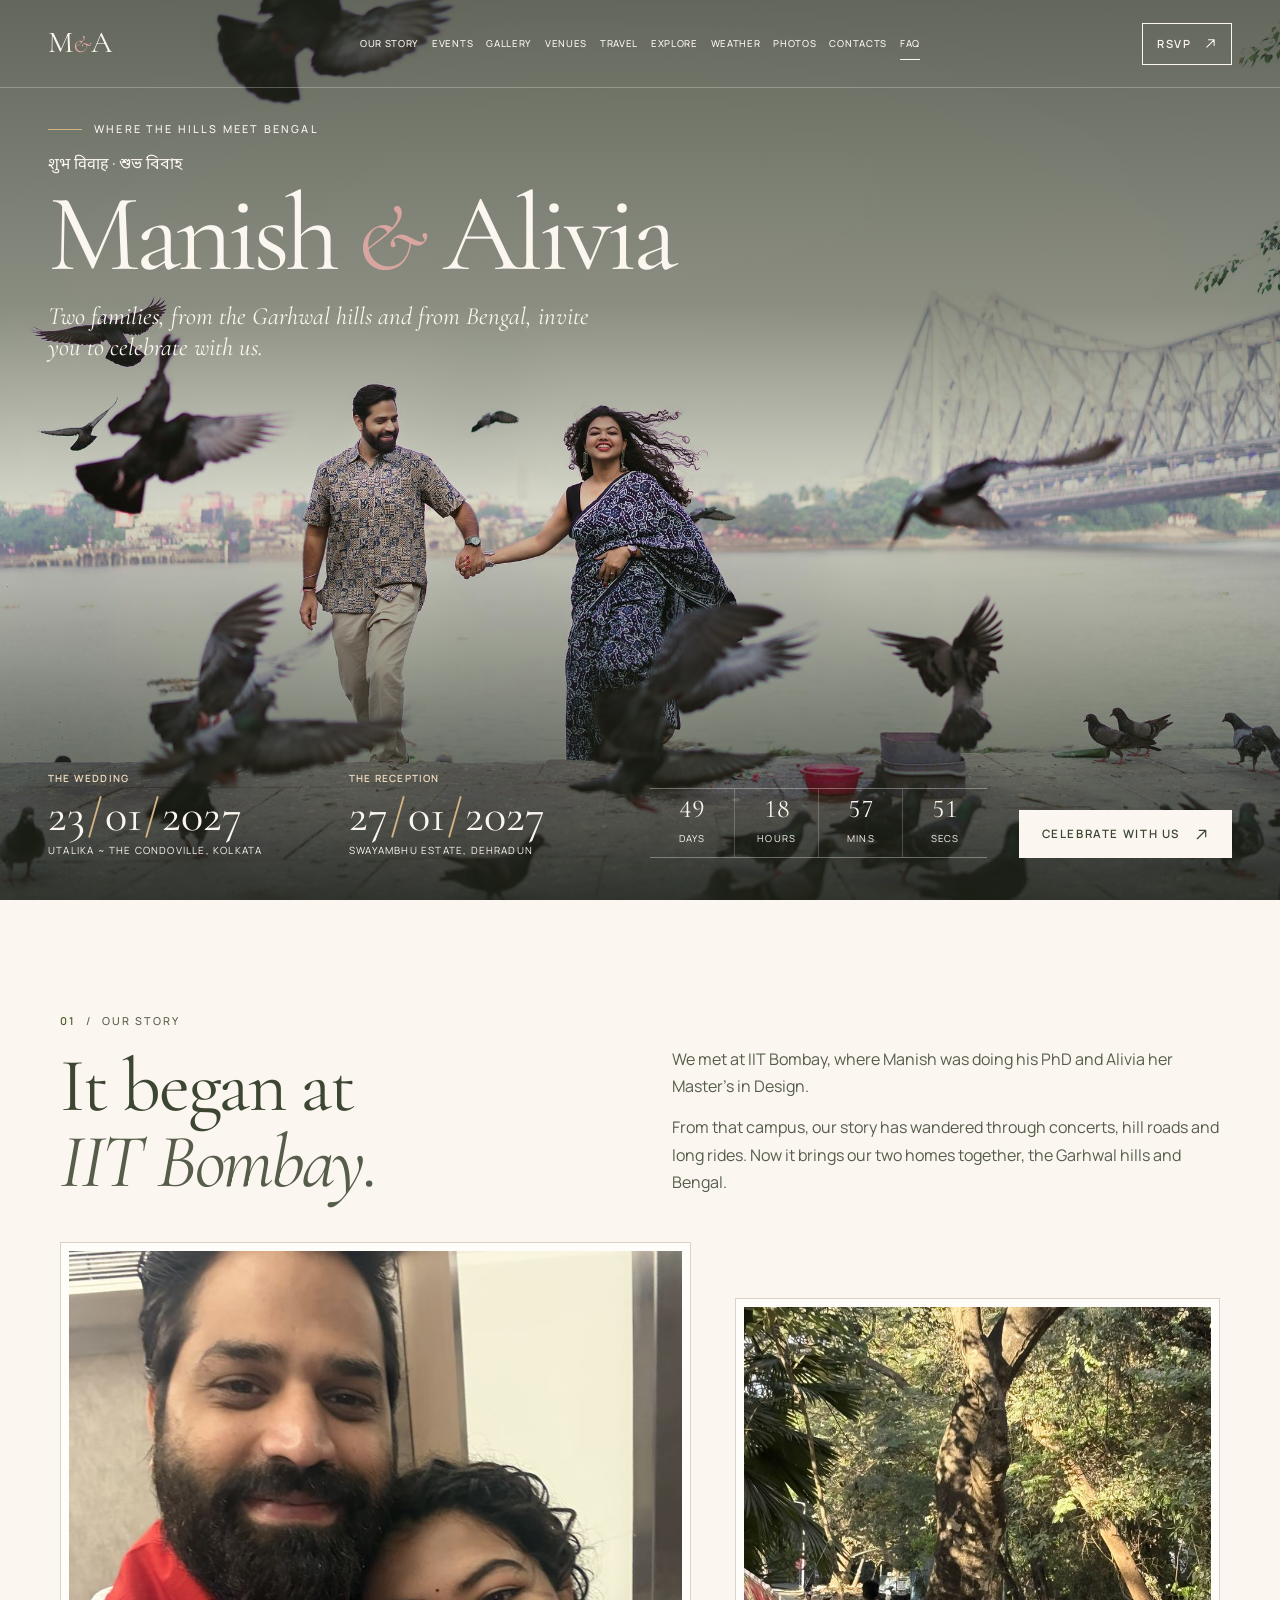
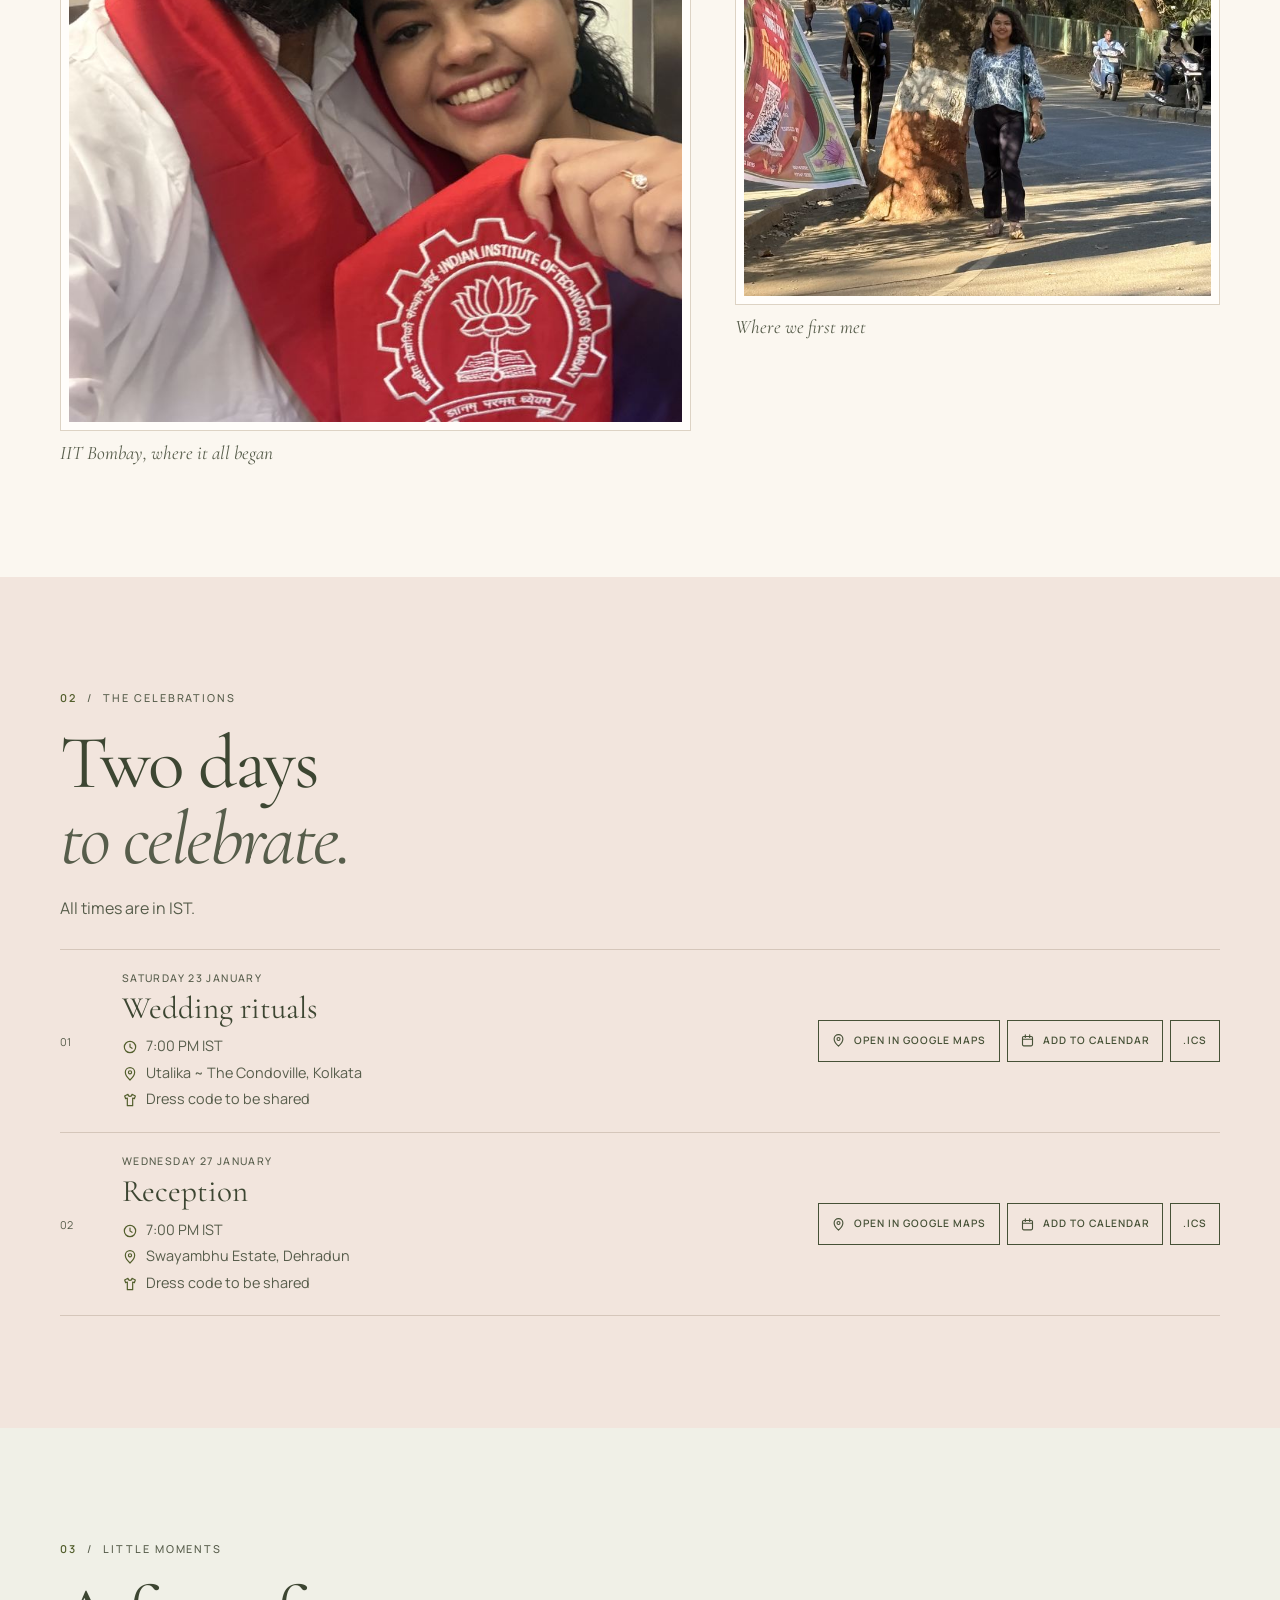
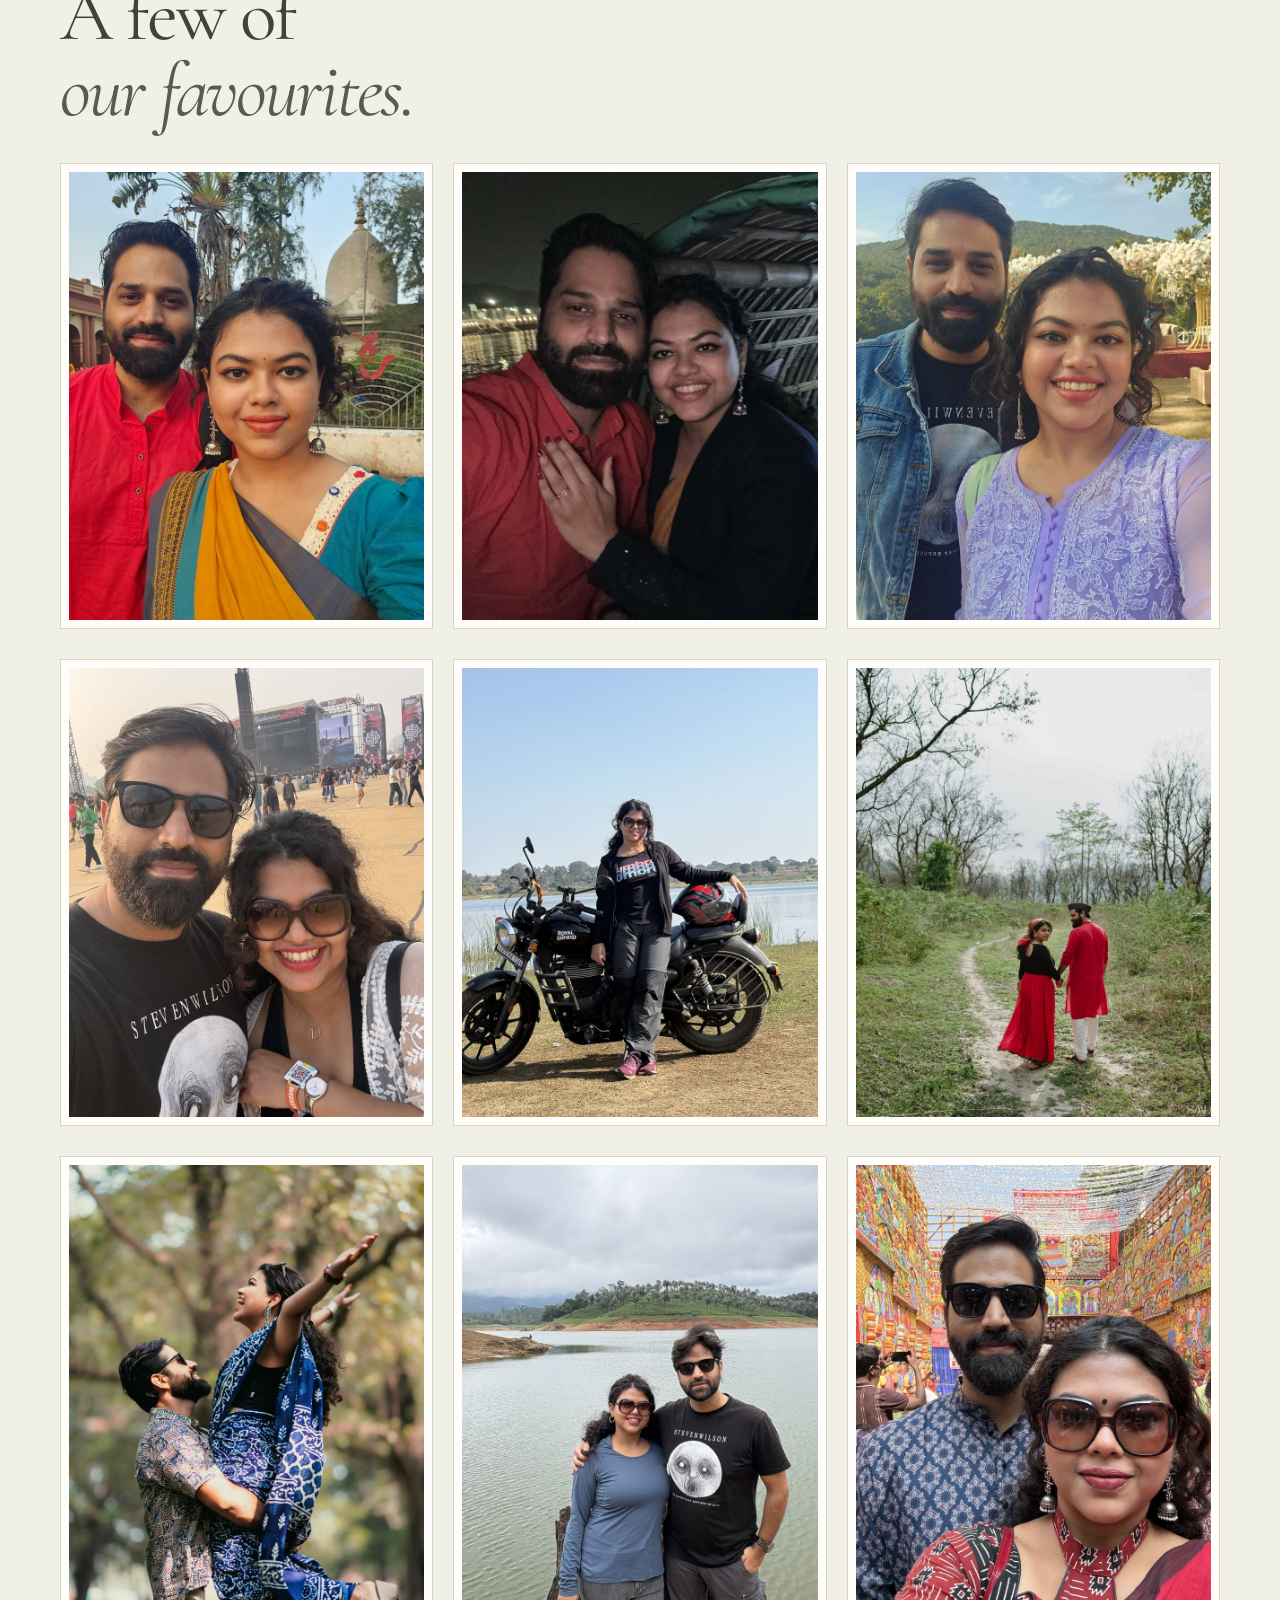
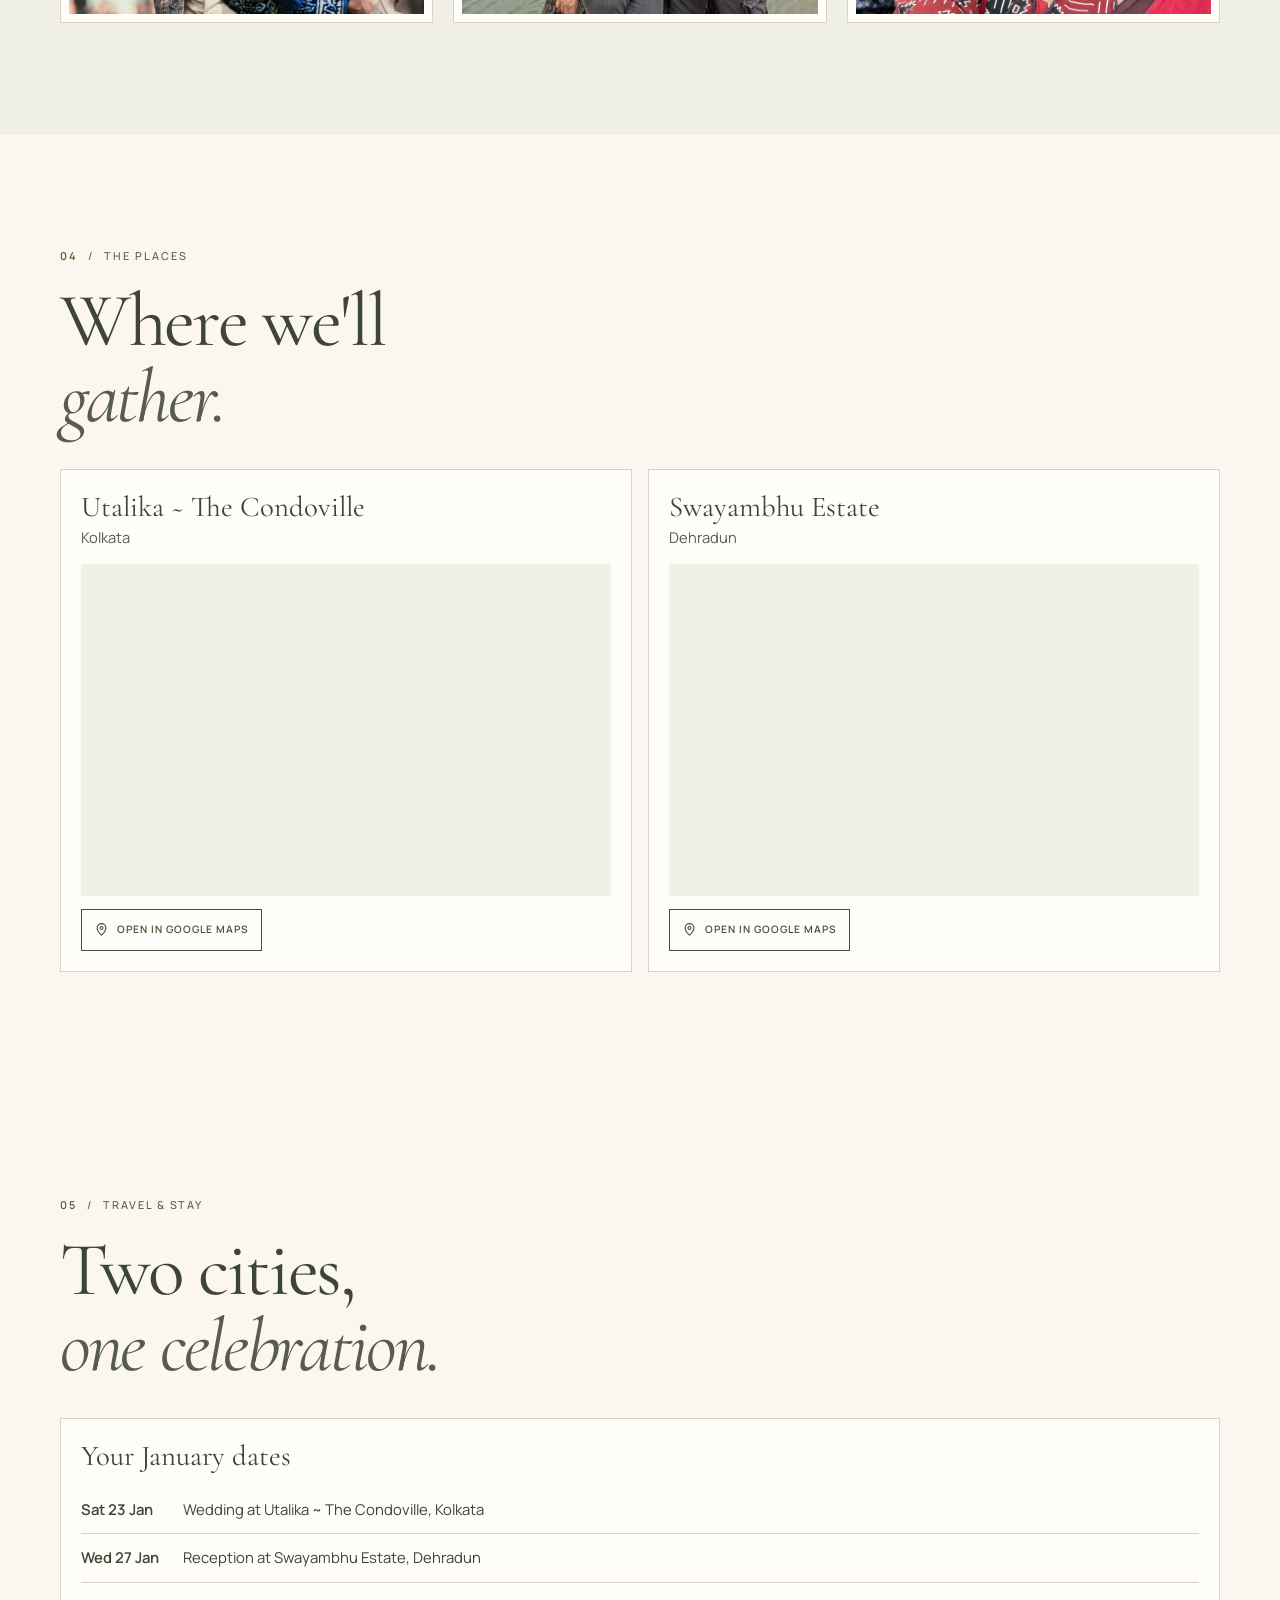
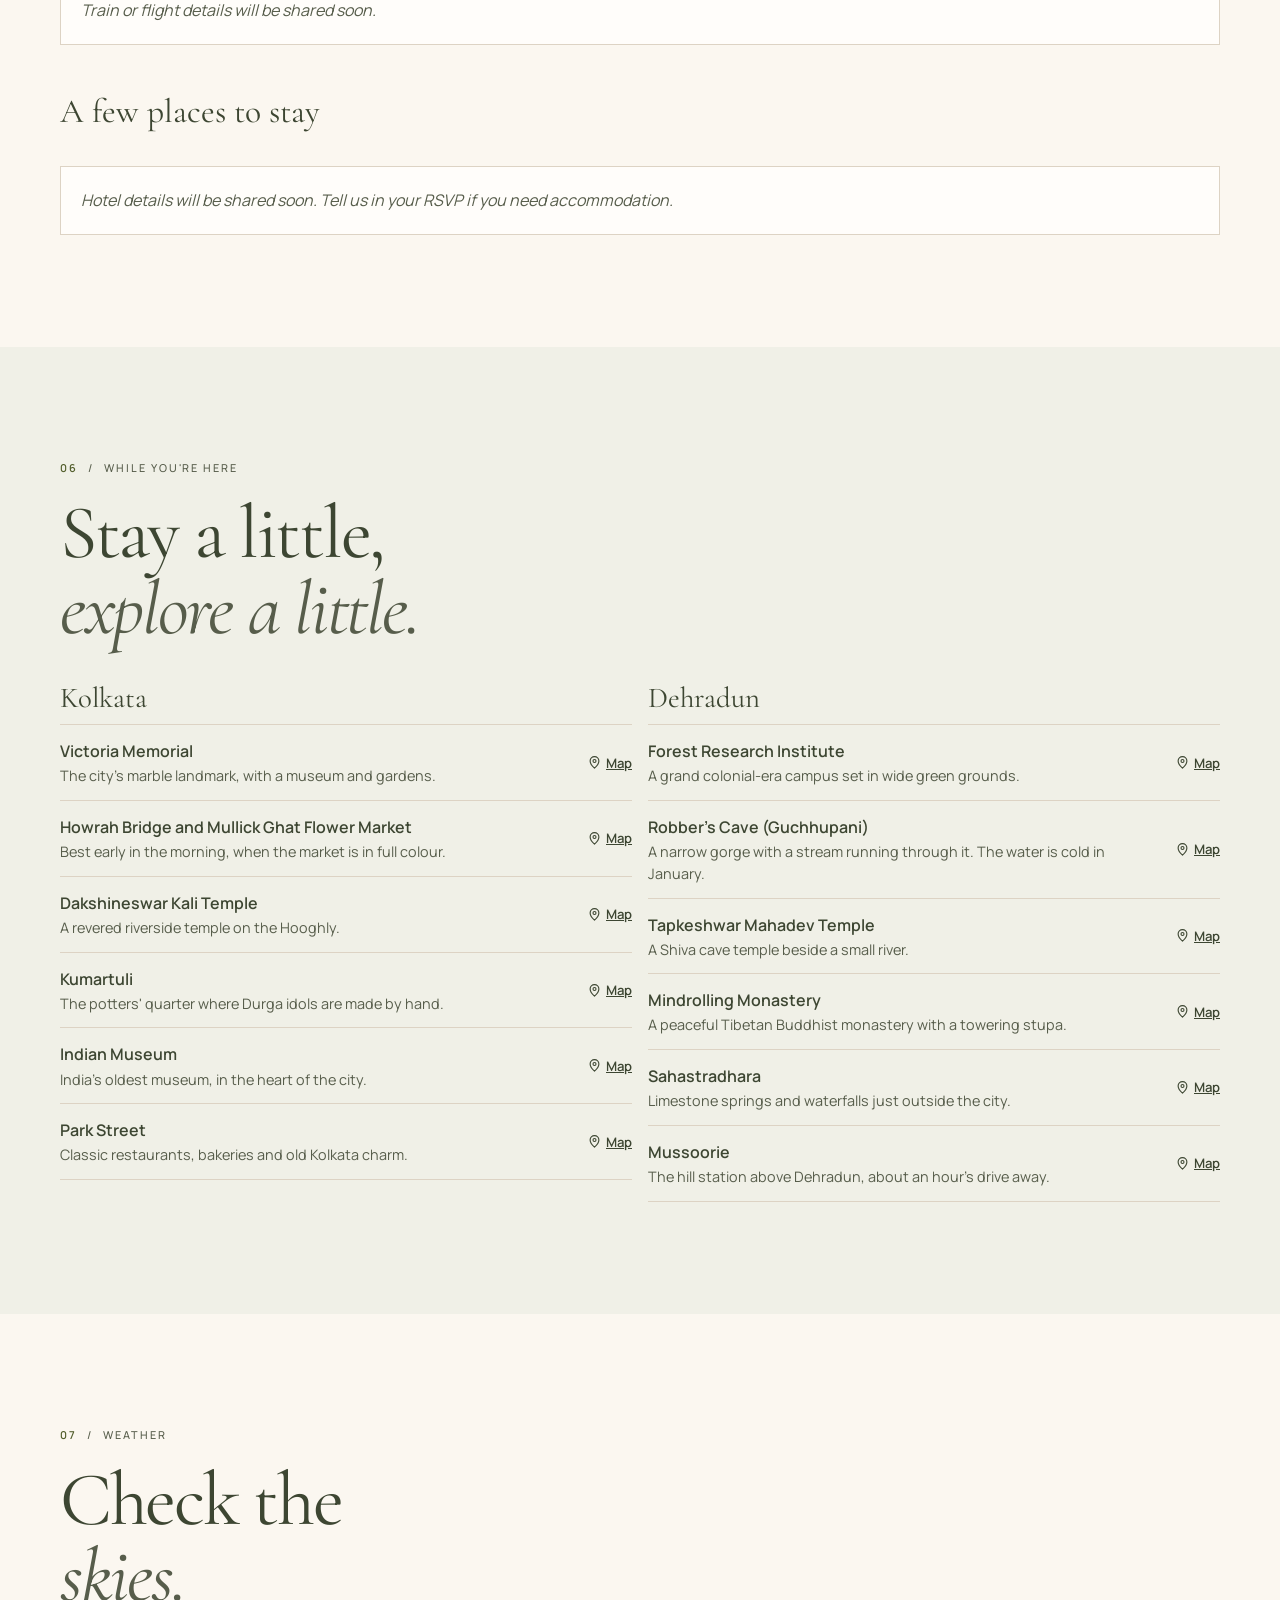
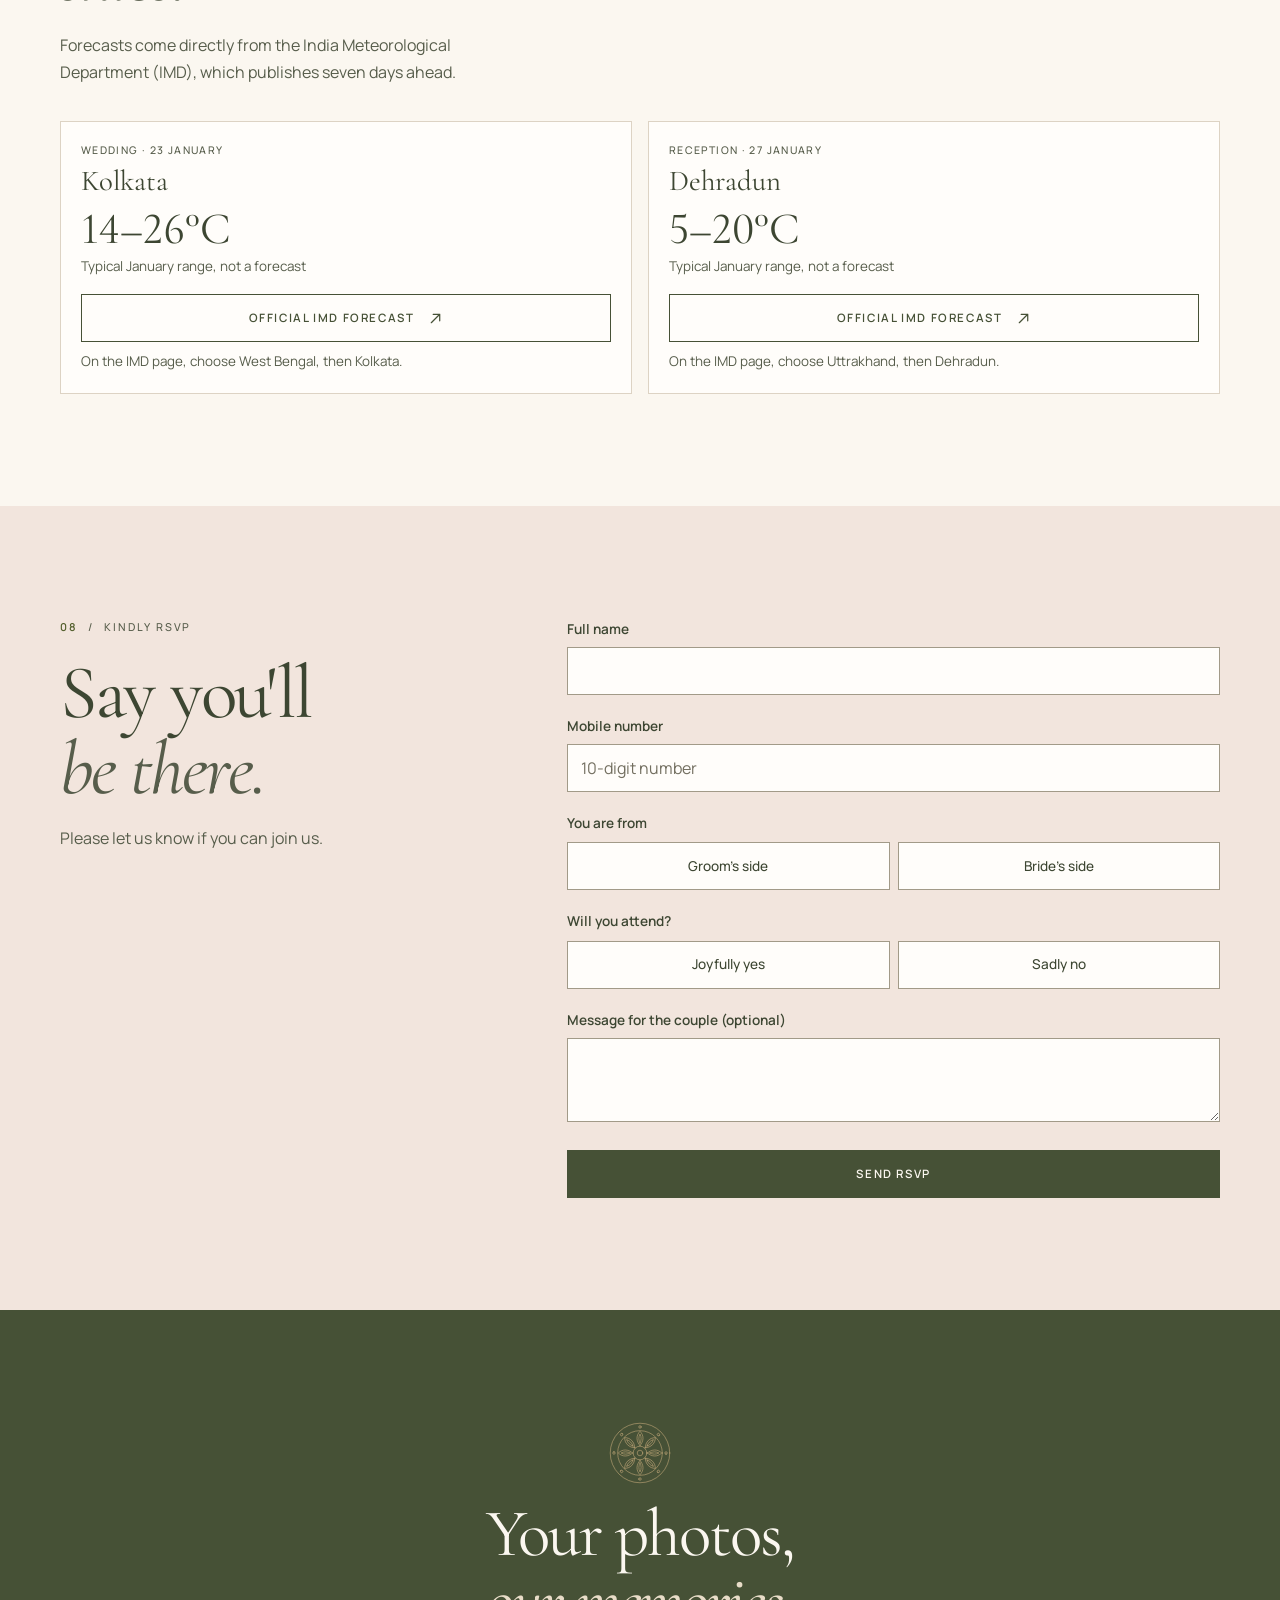
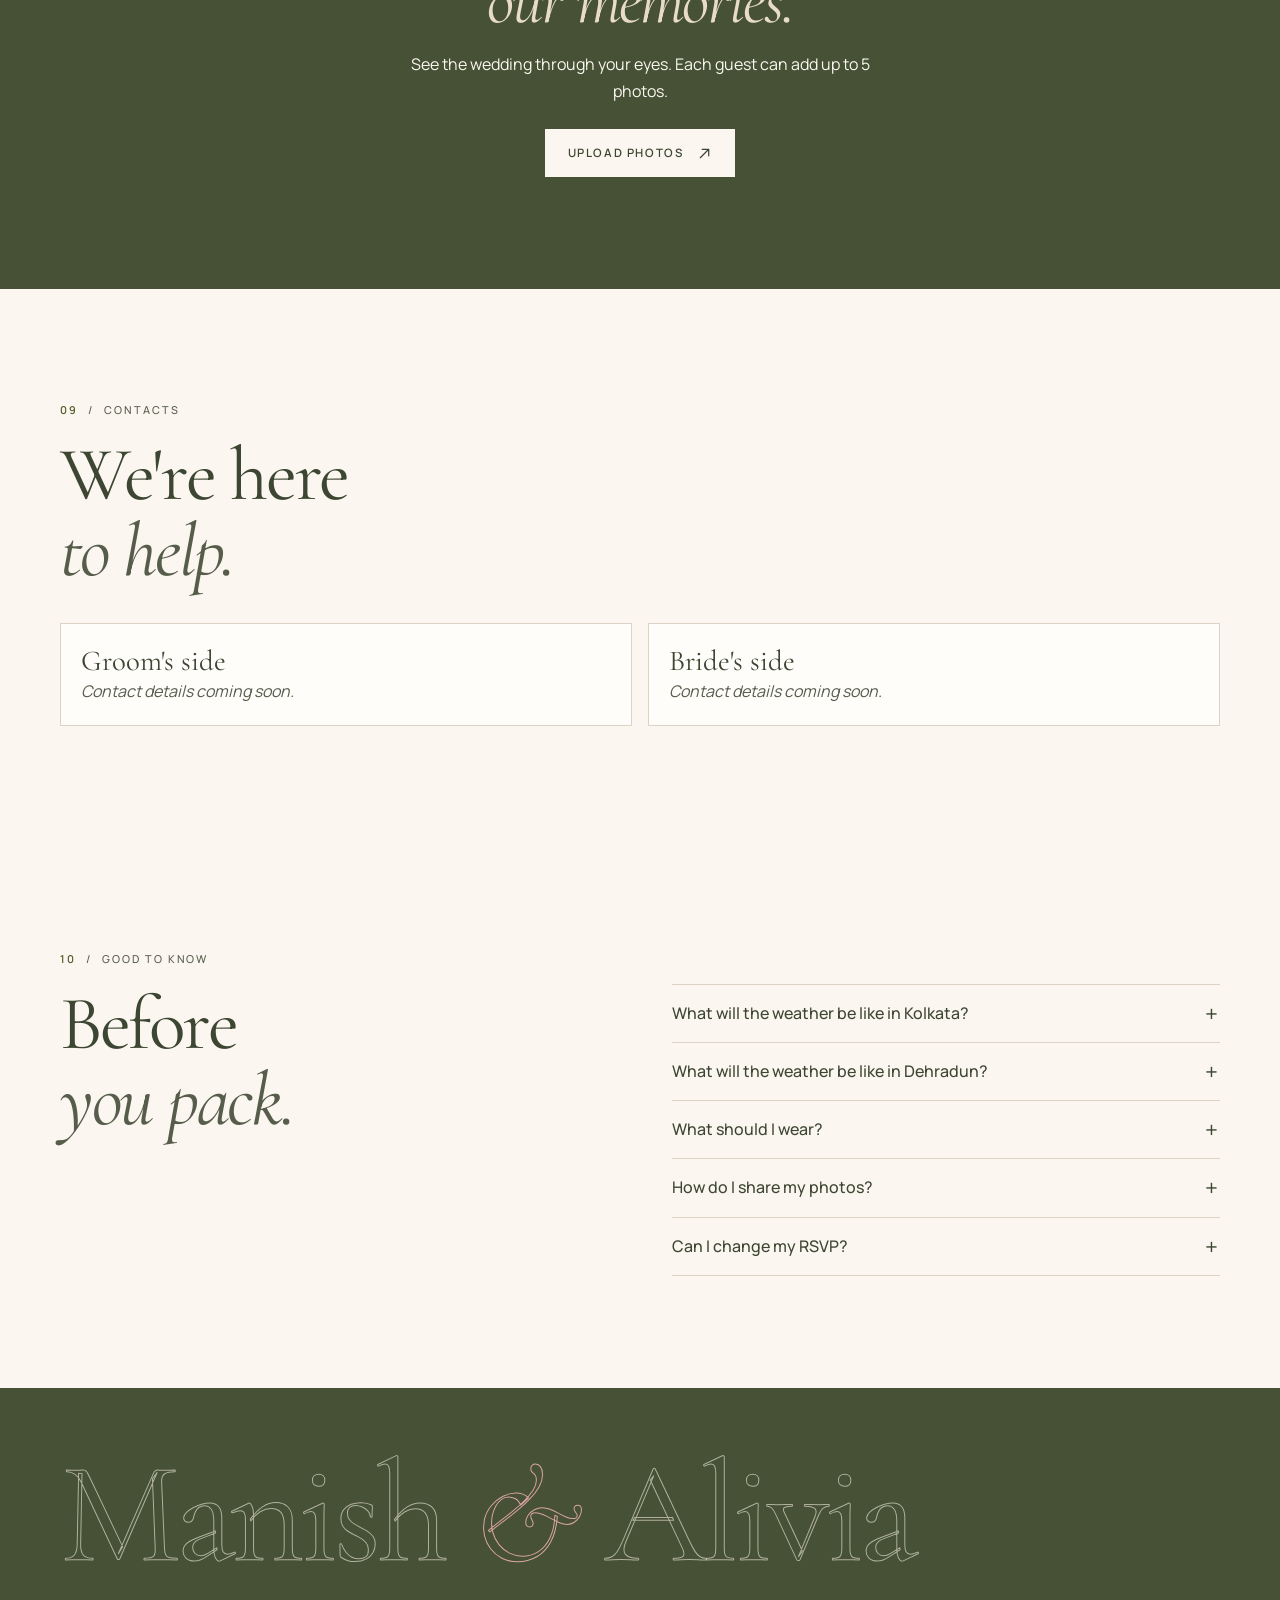
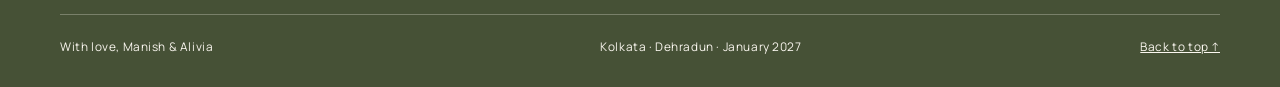
<file: index.html>
<!doctype html>
<html lang="en">
<head>
  <meta charset="utf-8">
  <meta name="viewport" content="width=device-width, initial-scale=1, viewport-fit=cover">
  <title>Manish &amp; Alivia · 23 January 2027</title>
  <meta name="description" content="Join Manish and Alivia as the Garhwal hills meet Bengal. Events, travel, RSVP and photos for their wedding on 23 January 2027.">
  <meta name="theme-color" content="#465136">
  <link rel="canonical" href="https://manishdhasmana49.github.io/manish-weds-alivia/">
  <meta property="og:type" content="website">
  <meta property="og:site_name" content="Manish &amp; Alivia">
  <meta property="og:title" content="Manish &amp; Alivia are getting married">
  <meta property="og:description" content="Saturday, 23 January 2027 · Kolkata. Events, travel and RSVP.">
  <meta property="og:url" content="https://manishdhasmana49.github.io/manish-weds-alivia/">
  <meta property="og:image" content="https://manishdhasmana49.github.io/manish-weds-alivia/images/og-image.jpg">
  <meta property="og:image:width" content="1200">
  <meta property="og:image:height" content="630">
  <meta property="og:image:alt" content="Manish and Alivia wedding invitation over Himalayan hills at dusk">
  <meta name="twitter:card" content="summary_large_image">
  <link rel="icon" href="images/favicon.svg" type="image/svg+xml">
  <link rel="preconnect" href="https://fonts.googleapis.com">
  <link rel="preconnect" href="https://fonts.gstatic.com" crossorigin>
  <link rel="stylesheet" href="https://fonts.googleapis.com/css2?family=Cormorant+Garamond:ital,wght@0,400;0,500;1,400&family=Manrope:wght@400;500;600&family=Noto+Sans+Bengali:wght@400&family=Noto+Sans+Devanagari:wght@400&display=swap" media="print" onload="this.media='all'">
  <link rel="preload" as="image" href="images/photos/hero-mobile.jpg" media="(max-width: 700px)" fetchpriority="high">
  <link rel="preload" as="image" href="images/photos/hero.jpg" media="(min-width: 701px)" fetchpriority="high">
  <link rel="stylesheet" href="css/style.css">
  <script src="config.js" defer></script>
  <script src="js/common.js" defer></script>
  <script src="js/main.js" defer></script>
</head>
<body>
  <a class="skip" href="#events">Skip to events</a>

  <header class="site-header" id="siteHeader">
    <a class="brand" href="#home" aria-label="Manish and Alivia, home"><span class="mono">M<i>&amp;</i>A</span><small>Kolkata · 2027</small></a>
    <nav class="nav" id="siteNav" aria-label="Sections">
      <a href="#story" data-nav="story">Our Story</a><a href="#events">Events</a><a href="#gallery" data-nav="gallery">Gallery</a><a href="#venues">Venues</a><a href="#travel">Travel</a><a href="#places">Explore</a><a href="#weather">Weather</a><a href="#share">Photos</a><a href="#contacts">Contacts</a><a href="#faq">FAQ</a>
    </nav>
    <a class="head-rsvp" href="#rsvp">RSVP <svg aria-hidden="true"><use href="images/motifs.svg#i-arrow"/></svg></a>
    <button class="menu-btn" id="menuBtn" type="button" aria-expanded="false" aria-controls="siteNav" aria-label="Open menu"><span></span><span></span></button>
  </header>

  <section id="home" class="hero has-photo">
    <svg class="hills" viewBox="0 0 1440 900" preserveAspectRatio="xMidYMax slice" aria-hidden="true">
      <defs>
        <linearGradient id="dusk" x1="0" y1="0" x2="0" y2="1"><stop offset="0" stop-color="#8C7A70"/><stop offset=".4" stop-color="#C9A185"/><stop offset=".68" stop-color="#E9BE94"/></linearGradient>
        <radialGradient id="sun"><stop offset="0" stop-color="#FFE9C4" stop-opacity=".95"/><stop offset="1" stop-color="#FFE9C4" stop-opacity="0"/></radialGradient>
      </defs>
      <rect width="1440" height="900" fill="url(#dusk)"/>
      <circle cx="1090" cy="400" r="210" fill="url(#sun)"/>
      <path fill="#A8988F" d="m0 500 150-120 110 70 180-170 140 120 120-80 170 130 150-110 170 120 130-90 120 80v350H0Z"/>
      <path fill="#E9DDD0" opacity=".8" d="m440 280 44 42-22-6-20 18-20-14-24 10ZM150 380l32 26-17-3-15 12-15-9-18 4ZM960 400l34 25-18-2-16 11-15-8-18 3Z"/>
      <path fill="#77785F" d="M0 590c180-70 330-74 500-26 170-60 340-58 500 4 160-44 300-40 440 16v316H0Z"/>
      <path fill="#565F42" d="M0 680c220-56 410-48 620 2 240-58 520-52 820 18v200H0Z"/>
      <g color="#2F3726"><use href="images/motifs.svg#m-deodar" x="30" y="560" width="96" height="192"/><use href="images/motifs.svg#m-deodar" x="118" y="620" width="66" height="132"/><use href="images/motifs.svg#m-deodar" x="1210" y="560" width="96" height="192"/><use href="images/motifs.svg#m-deodar" x="1300" y="610" width="70" height="140"/><use href="images/motifs.svg#m-deodar" x="1120" y="640" width="54" height="108"/></g>
      <path fill="#343C2A" d="M0 750c300-40 720-44 1440 0v150H0Z"/>
    </svg>
    <img class="hero-photo" id="heroPhoto" alt="" fetchpriority="high" decoding="async" hidden>
    <div class="hero-shade" aria-hidden="true"></div>
    <div class="hero-inner">
      <p class="eyebrow-line" id="heroEyebrow">Where the hills meet Bengal</p>
      <!-- This text paints before JS for slow networks. js/main.js replaces it from config.js. -->
      <p class="greet"><span lang="hi" id="greetHi">शुभ विवाह</span><span aria-hidden="true"> · </span><span lang="bn" id="greetBn">শুভ বিবাহ</span></p>
      <h1><span id="groomName">Manish</span> <i>&amp;</i> <span id="brideName">Alivia</span></h1>
      <p class="invite" id="invite">Two families, from the Garhwal hills and from Bengal, invite you to celebrate with us.</p>
      <div class="hero-foot">
        <div><p class="tiny label">The Wedding</p><p class="big-date" id="wedDate">23<i>/</i>01<i>/</i>2027</p><p class="tiny" id="wedPlace">Utalika ~ The Condoville, Kolkata</p></div>
        <div><p class="tiny label">The Reception</p><p class="big-date" id="recDate">27<i>/</i>01<i>/</i>2027</p><p class="tiny" id="recPlace">Swayambhu Estate, Dehradun</p></div>
        <div class="countdown" id="countdown" role="timer" aria-label="Countdown to the wedding">
          <div><b data-u="d">–</b><span>Days</span></div><div><b data-u="h">–</b><span>Hours</span></div><div><b data-u="m">–</b><span>Mins</span></div><div><b data-u="s">–</b><span>Secs</span></div>
        </div>
        <a class="btn light" href="#rsvp">Celebrate with us <svg aria-hidden="true"><use href="images/motifs.svg#i-arrow"/></svg></a>
      </div>
      <p class="hashtag" id="hashtag" hidden></p>
    </div>
  </section>

  <main>
    <section id="story" class="section" hidden>
      <div class="wrap">
        <div class="head-split"><div class="head" data-head="story"></div><div id="storyBody" class="prose"></div></div>
        <div id="storyPhotos" class="story-photos"></div>
      </div>
    </section>

    <section id="events" class="section blush">
      <div class="wrap">
        <div class="head" data-head="events"></div>
        <div class="toggle" id="sideToggle" role="group" aria-label="Show events for" hidden>
          <button type="button" data-side="all">All</button><button type="button" data-side="groom">Groom's side</button><button type="button" data-side="bride">Bride's side</button>
        </div>
        <ol class="timeline" id="eventList"></ol>
      </div>
    </section>

    <section id="gallery" class="section sage" hidden>
      <div class="wrap"><div class="head" data-head="gallery"></div><div class="gallery" id="galleryGrid"></div></div>
    </section>

    <section id="venues" class="section">
      <div class="wrap"><div class="head" data-head="venues"></div><div class="grid" id="venueList"></div></div>
    </section>

    <section id="travel" class="section">
      <div class="wrap">
        <div class="head" data-head="travel"></div>
        <div id="groomTravel"></div>
        <h3 class="sub">A few places to stay</h3>
        <div class="grid" id="hotelList"></div>
      </div>
    </section>

    <section id="places" class="section sage">
      <div class="wrap"><div class="head" data-head="places"></div><div class="grid pair" id="placeList"></div></div>
    </section>

    <section id="weather" class="section">
      <div class="wrap"><div class="head" data-head="weather"></div><div class="grid pair" id="weatherList"></div></div>
    </section>

    <section id="rsvp" class="section blush">
      <div class="wrap rsvp-layout">
        <div class="rsvp-side">
          <div class="head" data-head="rsvp"></div>
          <p class="lead" id="rsvpLead">Please let us know if you can join us.</p>
        </div>
        <div class="rsvp-main">
          <form id="rsvpForm" class="form" novalidate>
            <div class="field"><label for="fName">Full name</label><input id="fName" name="name" autocomplete="name" maxlength="100" required><p class="err" id="fName-err"></p></div>
            <div class="field"><label for="fPhone">Mobile number</label><input id="fPhone" name="phone" type="tel" inputmode="numeric" autocomplete="tel-national" placeholder="10-digit number" required><p class="err" id="fPhone-err"></p></div>
            <fieldset class="field" id="sideField"><legend>You are from</legend><div class="choices"><label><input type="radio" name="side" value="groom"><span>Groom's side</span></label><label><input type="radio" name="side" value="bride"><span>Bride's side</span></label></div><p class="err" id="side-err"></p></fieldset>
            <fieldset class="field"><legend>Will you attend?</legend><div class="choices"><label><input type="radio" name="attending" value="yes"><span>Joyfully yes</span></label><label><input type="radio" name="attending" value="no"><span>Sadly no</span></label></div><p class="err" id="attending-err"></p></fieldset>
            <div id="yesFields" hidden>
              <div class="field"><label for="fGuests">Number of guests, including you</label><input id="fGuests" name="guests" type="number" inputmode="numeric" min="1" value="1"><p class="err" id="fGuests-err"></p></div>
              <fieldset class="field"><legend>Which events will you attend?</legend><div class="checks" id="rsvpEvents"></div><p class="err" id="events-err"></p></fieldset>
              <div class="two">
                <div class="field"><label for="fArrival">Arrival date</label><input id="fArrival" name="arrival" type="date"></div>
                <div class="field"><label for="fDeparture">Departure date</label><input id="fDeparture" name="departure" type="date"><p class="err" id="fDeparture-err"></p></div>
              </div>
              <fieldset class="field" id="groupField"><legend>Travelling with the group from Dehradun?</legend><div class="choices"><label><input type="radio" name="withGroup" value="yes"><span>Yes</span></label><label><input type="radio" name="withGroup" value="no"><span>No</span></label></div></fieldset>
              <fieldset class="field"><legend>Do you need accommodation?</legend><div class="choices"><label><input type="radio" name="accommodation" value="yes"><span>Yes</span></label><label><input type="radio" name="accommodation" value="no"><span>No</span></label></div></fieldset>
              <fieldset class="field"><legend>Food preference</legend><div class="choices" id="foodChoices"></div></fieldset>
            </div>
            <div class="field"><label for="fMessage">Message for the couple (optional)</label><textarea id="fMessage" name="message" rows="3" maxlength="1000"></textarea></div>
            <p class="status" id="rsvpStatus" role="alert"></p>
            <button class="btn primary wide" type="submit" id="rsvpSubmit">Send RSVP</button>
          </form>
          <div id="rsvpDone" class="card done" hidden tabindex="-1">
            <svg class="done-icon" aria-hidden="true"><use href="images/motifs.svg#m-buransh"/></svg>
            <h3 id="doneTitle"></h3><p id="doneText"></p>
            <button class="btn" type="button" id="rsvpEdit">Change my response</button>
          </div>
          <div id="rsvpClosed" class="card done" hidden><h3>RSVP is now closed</h3><p>Need to change something? Please message one of our contacts below.</p></div>
        </div>
      </div>
    </section>

    <section id="share" class="section band">
      <div class="wrap">
        <svg class="band-mark" aria-hidden="true"><use href="images/motifs.svg#m-alpona"/></svg>
        <h2>Your photos, <em>our memories.</em></h2>
        <p>See the wedding through your eyes. Each guest can add up to <span id="photoLimit">5</span> photos.</p>
        <a class="btn light" href="photos.html">Upload photos <svg aria-hidden="true"><use href="images/motifs.svg#i-arrow"/></svg></a>
      </div>
    </section>

    <section id="contacts" class="section">
      <div class="wrap"><div class="head" data-head="contacts"></div><div class="grid" id="contactList"></div></div>
    </section>

    <section id="faq" class="section">
      <div class="wrap faq-layout"><div class="head" data-head="faq"></div><div id="faqList" class="faq"></div></div>
    </section>
  </main>

  <footer class="footer">
    <div class="wrap">
      <p class="outline" aria-hidden="true">Manish <i>&amp;</i> Alivia</p>
      <div class="foot-row"><p id="footerText"></p><p>Kolkata · Dehradun · January 2027</p><a href="#home">Back to top ↑</a></div>
    </div>
  </footer>
</body>
</html>
</file>
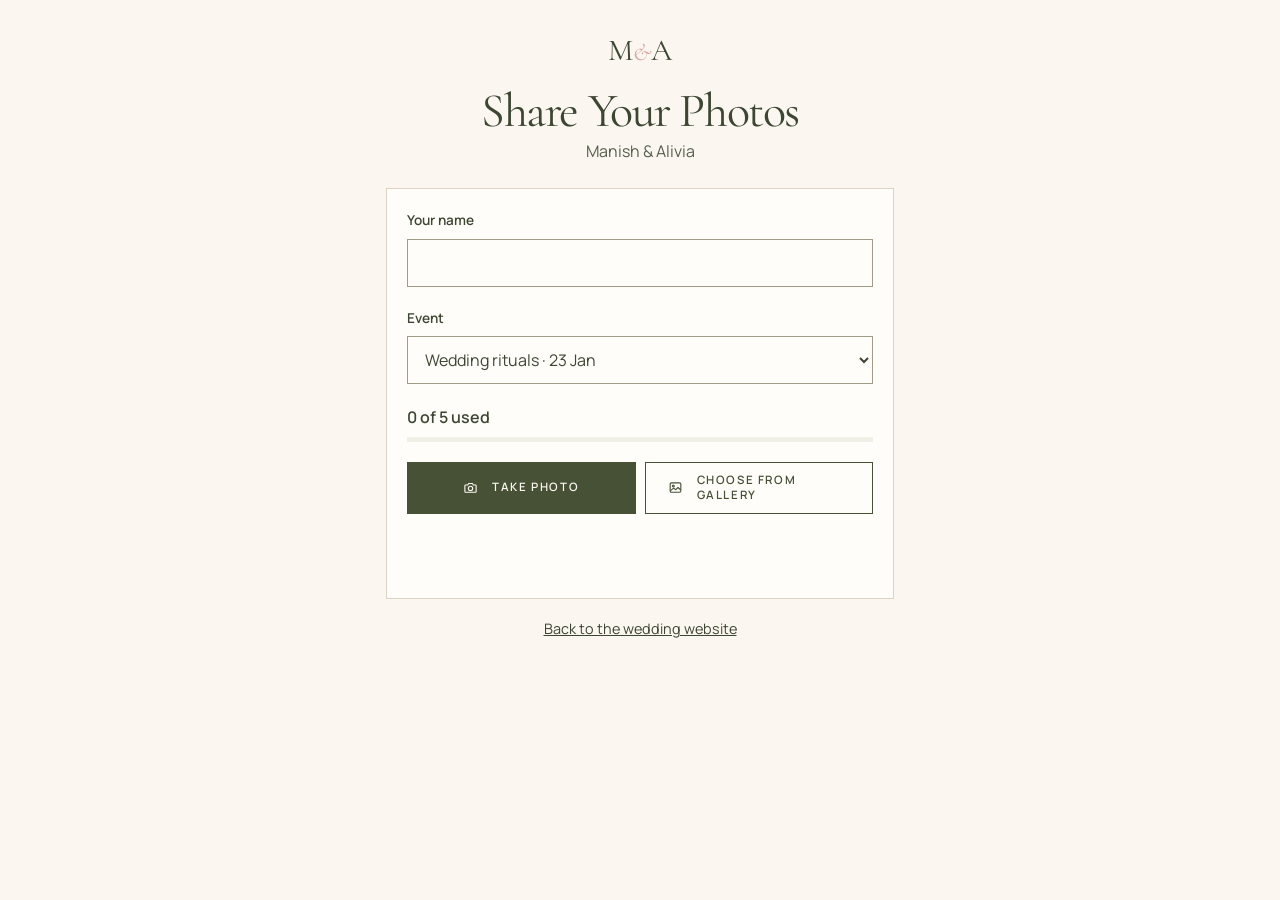
<file: photos.html>
<!doctype html>
<html lang="en">
<head>
  <meta charset="utf-8">
  <meta name="viewport" content="width=device-width, initial-scale=1, viewport-fit=cover">
  <title>Share Photos · Manish &amp; Alivia</title>
  <meta name="description" content="Share your photos from Manish and Alivia's wedding.">
  <meta name="theme-color" content="#465136">
  <meta property="og:type" content="website">
  <meta property="og:title" content="Share your wedding photos with Manish &amp; Alivia">
  <meta property="og:description" content="Add up to 5 of your favourite moments.">
  <meta property="og:url" content="https://manishdhasmana49.github.io/manish-weds-alivia/photos.html">
  <meta property="og:image" content="https://manishdhasmana49.github.io/manish-weds-alivia/images/og-image.jpg">
  <link rel="icon" href="images/favicon.svg" type="image/svg+xml">
  <link rel="preconnect" href="https://fonts.googleapis.com">
  <link rel="preconnect" href="https://fonts.gstatic.com" crossorigin>
  <link rel="stylesheet" href="https://fonts.googleapis.com/css2?family=Cormorant+Garamond:wght@400&family=Manrope:wght@400;500;600&display=optional" media="print" onload="this.media='all'">
  <link rel="stylesheet" href="css/style.css">
  <script src="config.js" defer></script>
  <script src="js/common.js" defer></script>
  <script src="js/photos.js" defer></script>
</head>
<body class="photos-page">
  <header class="photo-head">
    <span class="mono" aria-hidden="true">M<i>&amp;</i>A</span>
    <h1>Share Your Photos</h1>
    <p id="coupleLine">Manish &amp; Alivia</p>
  </header>
  <main class="photo-main">
    <div class="card form">
      <div class="field"><label for="guestName">Your name</label><input id="guestName" autocomplete="name" maxlength="60" required><p class="err" id="guestName-err"></p></div>
      <div class="field"><label for="eventSelect">Event</label><select id="eventSelect"></select></div>
      <div class="quota"><strong id="quotaText">0 of 5 used</strong><div class="meter" aria-hidden="true"><i id="quotaBar"></i></div></div>
      <div class="pick">
        <label class="btn primary" id="takeLabel"><svg aria-hidden="true"><use href="images/motifs.svg#i-camera"/></svg>Take Photo<input id="takeInput" class="vh" type="file" accept="image/*" capture="environment"></label>
        <label class="btn" id="galleryLabel"><svg aria-hidden="true"><use href="images/motifs.svg#i-gallery"/></svg>Choose from Gallery<input id="galleryInput" class="vh" type="file" accept="image/*" multiple></label>
      </div>
      <p class="status" id="photoStatus" role="status"></p>
      <ul class="thumbs" id="thumbs"></ul>
      <button class="btn primary wide" id="uploadBtn" type="button" hidden>Upload</button>
    </div>
    <p class="back"><a href="index.html">Back to the wedding website</a></p>
  </main>
</body>
</html>
</file>
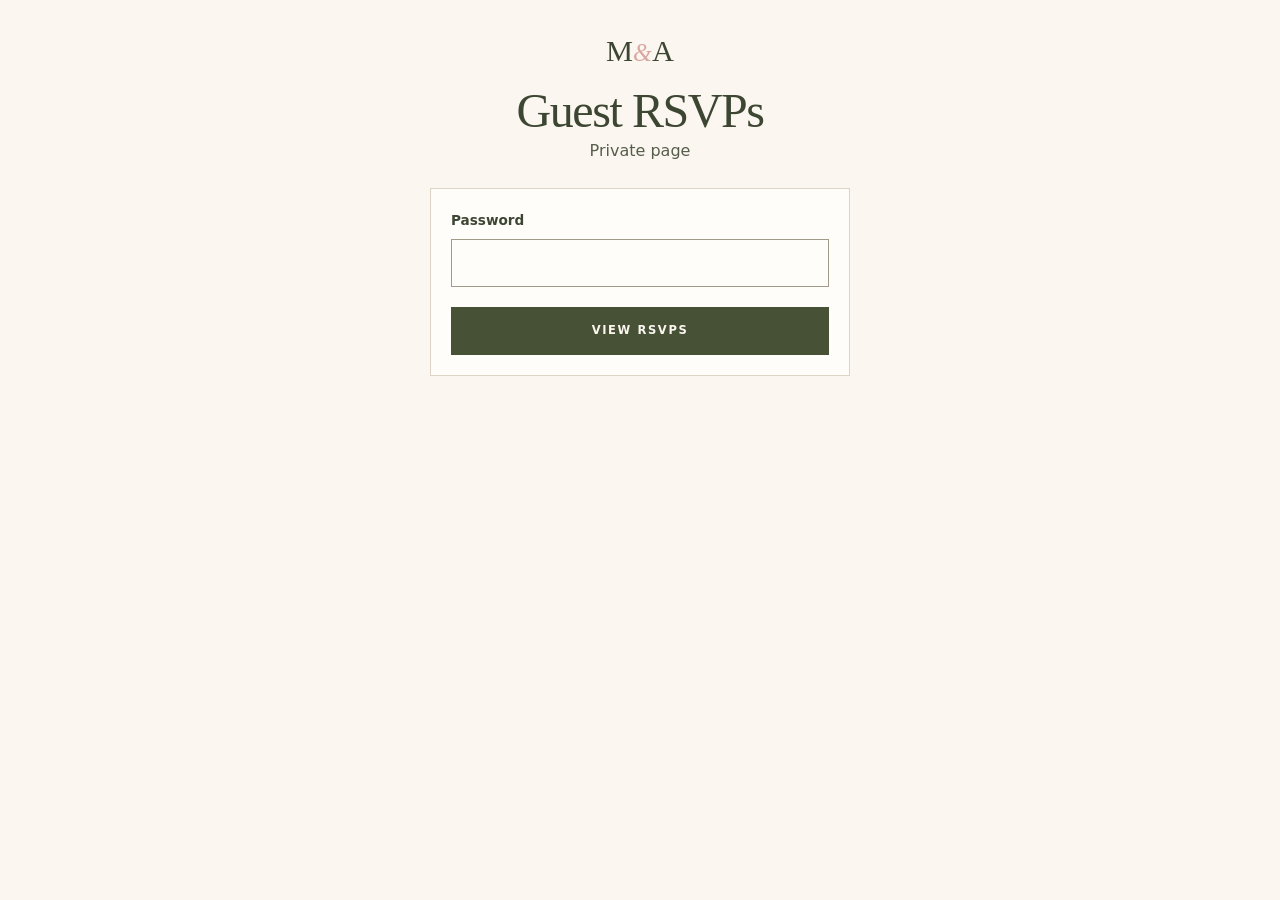
<file: rsvps.html>
<!doctype html>
<html lang="en">
<head>
  <meta charset="utf-8">
  <meta name="viewport" content="width=device-width, initial-scale=1, viewport-fit=cover">
  <title>Private · Manish &amp; Alivia</title>
  <meta name="robots" content="noindex, nofollow, noarchive">
  <meta name="referrer" content="no-referrer">
  <meta name="theme-color" content="#465136">
  <link rel="icon" href="images/favicon.svg" type="image/svg+xml">
  <link rel="stylesheet" href="css/style.css">
  <script src="config.js" defer></script>
  <script src="js/common.js" defer></script>
  <script src="js/admin.js" defer></script>
</head>
<body class="photos-page">
  <header class="photo-head">
    <span class="mono" aria-hidden="true">M<i>&amp;</i>A</span>
    <h1>Guest RSVPs</h1>
    <p>Private page</p>
  </header>
  <main class="admin-main">
    <form id="loginForm" class="form admin-login">
      <div class="field"><label for="adminPassword">Password</label><input id="adminPassword" type="password" autocomplete="current-password" required></div>
      <p class="status bad" id="loginStatus" role="alert"></p>
      <button class="btn primary wide" id="loginBtn" type="submit">View RSVPs</button>
    </form>
    <section id="adminData" hidden>
      <div class="admin-stats" id="adminStats"></div>
      <div class="admin-tools"><button class="btn small" id="refreshBtn" type="button">Refresh</button><button class="btn small" id="lockBtn" type="button">Lock</button></div>
      <p class="status bad" id="dataStatus" role="alert"></p>
      <ol class="admin-list" id="adminList"></ol>
    </section>
  </main>
</body>
</html>
</file>
<file: css/style.css>
:root {
  --cream: #FBF7F0; --paper: #FFFDFA; --blush: #F2E5DD; --sage: #F0F0E7;
  --olive: #465136; --olive-deep: #343C2A; --ink: #3D4632; --muted: #575D4B;
  --accent: #535F2D; --rose: #D9A5A0; --gold: #D4B483; --line: #DDD3C4; --error: #9A2B22;
  --display: "Cormorant Garamond", Georgia, "Times New Roman", serif;
  --sans: Manrope, system-ui, -apple-system, "Segoe UI", Roboto, sans-serif;
}
*, *::before, *::after { box-sizing: border-box; }
html { scroll-behavior: smooth; scroll-padding-top: 76px; -webkit-text-size-adjust: 100%; }
body { margin: 0; background: var(--cream); color: var(--ink); font: 400 16px/1.7 var(--sans); overflow-x: clip; }
img, svg { display: block; max-width: 100%; }
h1, h2, h3 { font-family: var(--display); font-weight: 400; color: var(--ink); margin: 0; }
h2 { font-size: clamp(2.9rem, 13vw, 4.75rem); line-height: 1; letter-spacing: -.03em; }
h2 em { display: block; color: var(--muted); font-style: italic; }
h3 { font-size: 1.8rem; line-height: 1.15; }
p { margin: 0; }
a { color: inherit; }
:focus-visible { outline: 2px solid var(--accent); outline-offset: 3px; }
[hidden] { display: none !important; }
.skip { position: fixed; left: 8px; top: -60px; z-index: 60; background: var(--paper); padding: 10px 14px; }
.skip:focus { top: 8px; }
.vh { position: absolute; width: 1px; height: 1px; opacity: 0; overflow: hidden; }
.wrap { width: 100%; max-width: 1160px; margin: 0 auto; }

/* Header */
.site-header { position: fixed; inset: 0 0 auto; z-index: 40; display: flex; align-items: center; gap: 12px; height: 72px; padding: 0 16px; color: var(--cream); border-bottom: 1px solid rgb(251 247 240 / .28); transition: background-color .25s, color .25s, border-color .25s; }
.site-header.solid, .site-header.open { background: var(--cream); color: var(--ink); border-color: var(--line); }
.brand { display: flex; align-items: flex-end; gap: 12px; margin-right: auto; text-decoration: none; }
.mono { font: 400 1.9rem/1 var(--display); }
.mono i { color: var(--rose); font-size: .8em; }
.brand small { font-size: .62rem; letter-spacing: .16em; text-transform: uppercase; white-space: nowrap; }
.head-rsvp { display: inline-flex; align-items: center; gap: 12px; min-height: 42px; padding: 0 14px; border: 1px solid currentColor; font-size: .7rem; font-weight: 600; letter-spacing: .16em; text-decoration: none; }
.head-rsvp svg { width: 13px; height: 13px; }
.menu-btn { width: 44px; height: 44px; display: grid; place-content: center; gap: 7px; padding: 0; border: 0; background: none; color: inherit; cursor: pointer; }
.menu-btn span { display: block; width: 24px; height: 1.5px; background: currentColor; transition: transform .2s; }
.open .menu-btn span:first-child { transform: translateY(4.25px) rotate(45deg); }
.open .menu-btn span:last-child { transform: translateY(-4.25px) rotate(-45deg); }
.nav { display: none; position: absolute; inset: 72px 0 auto; padding: 8px 16px 18px; background: var(--cream); border-bottom: 1px solid var(--line); }
.open .nav { display: grid; }
.nav a { display: flex; align-items: center; min-height: 46px; color: var(--ink); font: 400 1.5rem var(--display); text-decoration: none; border-bottom: 1px solid var(--line); }

/* Hero */
.hero { position: relative; isolation: isolate; min-height: 100svh; display: flex; align-items: flex-end; padding: 104px 16px 28px; color: var(--cream); background: var(--olive-deep); overflow: hidden; }
.has-photo .hills { display: none; }
.hills, .hero-photo, .hero-shade { position: absolute; inset: 0; z-index: -2; width: 100%; height: 100%; max-width: none; }
.hero-photo { object-fit: cover; object-position: center; }
.hero-shade { z-index: -1; background: linear-gradient(180deg, rgb(35 39 28 / .5) 0, rgb(35 39 28 / .24) 30%, rgb(35 39 28 / .42) 58%, rgb(29 33 23 / .86) 100%); }
.hero-inner { width: 100%; max-width: 1344px; margin: 0 auto; }
.eyebrow-line { display: flex; align-items: center; gap: 12px; font-size: .68rem; font-weight: 500; letter-spacing: .2em; text-transform: uppercase; }
.eyebrow-line::before { content: ""; width: 34px; height: 1px; background: var(--gold); flex: none; }
.greet { margin-top: 12px; font-size: 1rem; }
[lang="hi"] { font-family: "Noto Sans Devanagari", var(--sans); }
[lang="bn"] { font-family: "Noto Sans Bengali", var(--sans); }
.hero h1 { margin-top: 4px; color: var(--cream); font-size: clamp(4.4rem, 23vw, 10.7rem); line-height: .92; letter-spacing: -.045em; }
.hero h1 span { display: inline-block; }
.hero h1 i { color: var(--rose); font-size: .86em; font-weight: 400; }
.invite { max-width: 560px; margin-top: 16px; font: italic 400 1.5rem/1.25 var(--display); }
.hero-foot { display: grid; grid-template-columns: 1fr 1fr; gap: 16px 12px; align-items: end; margin-top: 26px; }
.big-date { font: 400 clamp(1.65rem, 7.6vw, 2rem)/1 var(--display); font-variant-numeric: oldstyle-nums; white-space: nowrap; }
.big-date i { color: var(--gold); margin: 0 2px; font-style: normal; }
.tiny { margin-top: 6px; font-size: .62rem; line-height: 1.4; letter-spacing: .12em; text-transform: uppercase; }
.tiny.label { margin: 0 0 6px; color: #F0DCC0; font-weight: 600; }
.countdown { grid-column: 1 / -1; display: grid; grid-template-columns: repeat(4, 1fr); border-block: 1px solid rgb(251 247 240 / .35); }
.countdown div { padding: 7px 0; text-align: center; }
.countdown div + div { border-left: 1px solid rgb(251 247 240 / .22); }
.countdown b { display: block; font: 400 1.6rem/1.05 var(--display); font-variant-numeric: lining-nums tabular-nums; }
.countdown span { font-size: .6rem; letter-spacing: .13em; text-transform: uppercase; }
.hero-foot .btn { grid-column: 1 / -1; }
.hashtag { margin-top: 12px; font-size: .8rem; letter-spacing: .08em; }

/* Buttons */
.btn { display: inline-flex; align-items: center; justify-content: center; gap: 14px; min-height: 48px; padding: 10px 22px; border: 1px solid var(--olive); border-radius: 0; background: transparent; color: var(--olive); font: 600 .72rem/1.3 var(--sans); letter-spacing: .14em; text-transform: uppercase; text-decoration: none; cursor: pointer; transition: background-color .2s, color .2s, border-color .2s; }
.btn svg { width: 15px; height: 15px; flex: none; }
.btn:hover { background: var(--olive); color: var(--cream); }
.btn.primary { background: var(--olive); color: var(--cream); }
.btn.primary:hover { background: var(--olive-deep); }
.btn.light { background: var(--cream); border-color: var(--cream); color: var(--ink); }
.btn.light:hover { background: var(--blush); border-color: var(--blush); color: var(--ink); }
.btn.small { min-height: 42px; padding: 6px 12px; gap: 8px; font-size: .64rem; letter-spacing: .1em; }
.btn.wide { width: 100%; }
.btn[disabled], .btn.disabled { opacity: .5; cursor: not-allowed; }

/* Sections */
.section { padding: 72px 16px; }
.blush { background: var(--blush); } .sage { background: var(--sage); }
.eyebrow { display: flex; gap: 10px; margin-bottom: 18px; color: var(--muted); font-size: .68rem; font-weight: 500; letter-spacing: .18em; text-transform: uppercase; }
.eyebrow b { color: var(--accent); font-weight: 600; }
.head-intro, .lead { margin-top: 18px; max-width: 460px; color: var(--muted); }
.prose { margin-top: 24px; color: var(--muted); } .prose p + p { margin-top: 14px; }
.card { background: var(--paper); border: 1px solid var(--line); padding: 20px; }
.grid { display: grid; gap: 16px; margin-top: 34px; }
.soon { color: var(--muted); font-style: italic; }
.sub { margin-top: 48px; font-size: 2.1rem; }

/* Framed photos */
.frame { margin: 0; }
.frame img { width: 100%; height: 100%; object-fit: cover; padding: 8px; background: var(--paper); border: 1px solid var(--line); }
.frame figcaption { margin-top: 10px; font: italic 400 1.2rem/1.25 var(--display); color: var(--muted); }
.story-photos { display: grid; gap: 28px; margin-top: 42px; }
.story-photos .frame img { aspect-ratio: 4/5; height: auto; }
.gallery { display: grid; grid-template-columns: repeat(2, 1fr); gap: 22px 10px; margin-top: 34px; }
.gallery .frame img { aspect-ratio: 4/5; height: auto; padding: 5px; }

/* Events */
.toggle { display: flex; margin-top: 28px; max-width: 440px; border-bottom: 1px solid var(--line); }
.toggle button { flex: 1; min-height: 44px; padding: 0 4px; border: 0; border-bottom: 2px solid transparent; background: none; color: var(--muted); font: 500 .82rem var(--sans); cursor: pointer; }
.toggle button[aria-pressed="true"] { color: var(--ink); border-bottom-color: var(--olive); }
.timeline { list-style: none; counter-reset: ev; padding: 0; margin: 26px 0 0; border-top: 1px solid #D5C6BA; }
.event { counter-increment: ev; display: grid; grid-template-columns: 30px minmax(0, 1fr); gap: 0 8px; padding: 20px 0; border-bottom: 1px solid #D5C6BA; animation: rise .4s ease both; }
.event::before { content: counter(ev, decimal-leading-zero); padding-top: 3px; color: var(--muted); font-size: .68rem; }
.ev-date { color: var(--muted); font-size: .66rem; font-weight: 500; letter-spacing: .13em; text-transform: uppercase; }
.event h3 { margin-top: 3px; font-size: 1.95rem; }
.music { display: flex; gap: 5px; margin-top: 7px; } .music svg { width: 42px; height: 28px; }
.meta { list-style: none; padding: 0; margin: 8px 0 0; color: var(--muted); font-size: .9rem; }
.meta li { display: flex; gap: 8px; margin-top: 2px; } .meta svg { width: 16px; height: 16px; margin-top: 5px; flex: none; color: var(--accent); }
.actions { display: flex; flex-wrap: wrap; gap: 7px; margin-top: 13px; }
.event .actions { grid-column: 2; }
.btn.small { white-space: nowrap; }
.gallery .frame:last-child:nth-child(odd) { grid-column: 1 / -1; }

.venue h3 { margin-bottom: 2px; }
.venue > p { color: var(--muted); font-size: .92rem; }
.map { display: block; margin-top: 14px; aspect-ratio: 16/10; width: 100%; border: 0; background: var(--sage); }
.map-soon { display: grid; place-items: center; padding: 16px; color: var(--muted); font: italic 1.25rem var(--display); }
.steps { list-style: none; padding: 0; margin: 14px 0; }
.steps li { display: grid; grid-template-columns: 92px 1fr; gap: 10px; padding: 11px 0; border-bottom: 1px solid var(--line); font-size: .93rem; }
.steps b { color: var(--ink); font-weight: 600; }
#groomTravel { margin-top: 34px; }
.contact { display: flex; flex-direction: column; gap: 9px; margin-top: 12px; }
.contact + .contact { padding-top: 14px; border-top: 1px solid var(--line); }

.places h3 { padding-bottom: 10px; border-bottom: 1px solid var(--line); }
.places ul { list-style: none; margin: 0; padding: 0; }
.places li { display: flex; justify-content: space-between; gap: 14px; padding: 13px 0; border-bottom: 1px solid var(--line); }
.places strong { font-weight: 600; }
.places li p { color: var(--muted); font-size: .9rem; line-height: 1.5; }
.place-link { flex: none; display: inline-flex; align-items: center; gap: 4px; min-height: 44px; align-self: center; font-size: .82rem; font-weight: 600; }
.place-link svg { width: 15px; height: 15px; }
.weather { display: grid; gap: 4px; }
.temp { margin-top: 6px; font: 400 2.8rem/1 var(--display); font-variant-numeric: lining-nums; }
.temp-note { color: var(--muted); font-size: .84rem; }
.weather .btn { margin: 12px 0 4px; }

/* Forms */
.form, #yesFields { display: grid; gap: 20px; }
.rsvp-main { margin-top: 32px; }
.field { border: 0; padding: 0; margin: 0; min-width: 0; }
label, legend { padding: 0; font-size: .85rem; font-weight: 600; }
.field > label { display: block; margin-bottom: 6px; }
legend { margin-bottom: 7px; }
input:not([type=radio], [type=checkbox], [type=file]), select, textarea { width: 100%; min-height: 48px; padding: 10px 13px; border: 1px solid #A29A88; border-radius: 0; background: var(--paper); color: var(--ink); font: 400 16px/1.3 var(--sans); }
input::placeholder, textarea::placeholder { color: #736F60; }
[aria-invalid="true"] { border-color: var(--error) !important; }
.two { display: grid; gap: 20px; }
.choices { display: flex; flex-wrap: wrap; gap: 8px; }
.choices label { position: relative; flex: 1 1 120px; font-weight: 500; }
.choices input { position: absolute; inset: 0; width: 100%; height: 100%; margin: 0; opacity: 0; cursor: pointer; }
.choices span { display: flex; align-items: center; justify-content: center; min-height: 48px; padding: 6px 9px; border: 1px solid #A29A88; background: var(--paper); text-align: center; transition: background-color .15s; }
.choices input:checked + span { background: var(--olive); border-color: var(--olive); color: var(--cream); }
.choices input:focus-visible + span { outline: 2px solid var(--accent); outline-offset: 3px; }
.checks { display: grid; gap: 1px; }
.checks label { display: flex; align-items: center; gap: 11px; min-height: 42px; font-weight: 400; font-size: .94rem; cursor: pointer; }
.checks input { width: 20px; height: 20px; flex: none; accent-color: var(--olive); }
.err { margin-top: 4px; color: var(--error); font-size: .84rem; font-weight: 600; } .err:empty, .status:empty { display: none; }
.status { padding: 10px 13px; background: var(--sage); color: var(--ink); font-size: .92rem; font-weight: 500; }
.status.bad { background: #F8E1DC; color: #842219; } .status.good { background: #E4EBD8; color: #2F3A1E; }
.done { display: grid; gap: 10px; justify-items: center; text-align: center; }
.done-icon { width: 64px; height: 64px; }

.band { background: var(--olive); color: var(--cream); text-align: center; }
.band h2 { color: var(--cream); font-size: clamp(2.6rem, 11vw, 4.2rem); }
.band h2 em { color: #E8DCC8; }
.band p { max-width: 460px; margin: 16px auto 24px; }
.band-mark { width: 62px; height: 62px; margin: 0 auto 16px; color: var(--gold); }
.band .btn { display: inline-flex; }

.faq { margin-top: 30px; border-top: 1px solid var(--line); }
.faq details { border-bottom: 1px solid var(--line); }
.faq summary { position: relative; display: block; min-height: 54px; padding: 15px 34px 15px 0; font-weight: 500; cursor: pointer; list-style: none; }
.faq summary::-webkit-details-marker { display: none; }
.faq summary::after { content: "+"; position: absolute; right: 2px; top: 10px; font-size: 1.4rem; font-weight: 400; }
.faq details[open] summary::after { content: "–"; }
.faq details p { padding: 0 0 16px; color: var(--muted); }

.footer { padding: 54px 16px 24px; background: var(--olive); color: var(--cream); }
.outline { font: 400 clamp(3rem, 15vw, 9rem)/1 var(--display); letter-spacing: -.035em; color: transparent; -webkit-text-stroke: 1px rgb(240 236 220 / .62); white-space: nowrap; }
.outline i { -webkit-text-stroke-color: var(--rose); }
.foot-row { display: grid; gap: 5px; margin-top: 28px; padding-top: 16px; border-top: 1px solid rgb(251 247 240 / .28); font-size: .74rem; letter-spacing: .05em; }
.foot-row a { min-height: 32px; display: inline-flex; align-items: center; }

/* Photo upload page */
.photo-head { padding: 36px 16px 10px; text-align: center; }
.photo-head .mono { display: block; margin-bottom: 18px; color: var(--ink); }
.photo-head h1 { margin: 0; font-size: clamp(2.3rem, 11.5vw, 3rem); line-height: 54px; height: 54px; letter-spacing: -.03em; white-space: nowrap; }
.photo-head p { color: var(--muted); line-height: 26px; height: 26px; }
.photo-main { max-width: 540px; margin: 0 auto; padding: 14px 16px 38px; }
.photo-main .form { background: var(--paper); border: 1px solid var(--line); padding: 20px; }
.photos-page .status { margin: 0; }
#photoStatus:empty { display: block; visibility: hidden; min-height: 44px; padding: 0; }
.quota strong { font-weight: 600; }
.meter { height: 5px; margin-top: 6px; background: var(--sage); overflow: hidden; }
.meter i { display: block; height: 100%; width: 0; background: var(--accent); transition: width .25s; }
.pick { display: grid; gap: 9px; } .pick .btn { position: relative; }
.thumbs { list-style: none; margin: 0; padding: 0; display: grid; gap: 9px; } .thumbs:empty { display: none; }
.thumb { display: grid; grid-template-columns: 68px 1fr 44px; gap: 10px; align-items: center; padding: 6px; border: 1px solid var(--line); }
.thumb img { width: 68px; height: 68px; object-fit: cover; background: var(--sage); }
.thumb-info { min-width: 0; color: var(--muted); font-size: .86rem; }
.thumb.ok .thumb-info { color: #2F3A1E; font-weight: 600; } .thumb.fail .thumb-info { color: #842219; font-weight: 600; }
.bar { height: 5px; margin-top: 5px; background: var(--sage); overflow: hidden; }
.bar i { display: block; height: 100%; width: 0; background: var(--olive); transition: width .3s; }
.remove { width: 44px; height: 44px; display: grid; place-items: center; border: 0; background: transparent; color: var(--ink); cursor: pointer; }
.remove svg { width: 18px; height: 18px; } .remove[disabled] { visibility: hidden; }
.back { margin-top: 18px; text-align: center; font-size: .9rem; }

/* Private RSVP page */
.admin-main { max-width: 760px; margin: 0 auto; padding: 14px 16px 42px; }
.admin-login { max-width: 420px; margin: 0 auto; padding: 20px; background: var(--paper); border: 1px solid var(--line); }
.admin-login .status:empty { display: none; }
.admin-stats { display: grid; grid-template-columns: repeat(2, 1fr); gap: 8px; }
.admin-stats div { padding: 12px; background: var(--paper); border: 1px solid var(--line); text-align: center; }
.admin-stats b { display: block; font: 400 2.2rem/1 var(--display); font-variant-numeric: lining-nums; }
.admin-stats span { color: var(--muted); font-size: .76rem; }
.admin-tools { display: flex; justify-content: flex-end; gap: 7px; margin: 14px 0; }
.admin-list { list-style: none; display: grid; gap: 12px; margin: 0; padding: 0; }
.admin-top { display: flex; align-items: flex-start; justify-content: space-between; gap: 10px; }
.admin-top h2 { font-size: 1.8rem; letter-spacing: -.01em; overflow-wrap: anywhere; }
.pill { flex: none; padding: 3px 9px; font-size: .72rem; font-weight: 600; }
.pill.yes { background: #E4EBD8; color: #2F3A1E; } .pill.no { background: #F8E1DC; color: #842219; }
.admin-phone { display: inline-flex; align-items: center; min-height: 36px; font-weight: 600; }
.admin-card dl { margin: 6px 0 0; }
.admin-card dl div { display: grid; grid-template-columns: 128px minmax(0, 1fr); gap: 8px; padding: 6px 0; border-top: 1px solid var(--line); font-size: .9rem; }
.admin-card dt { color: var(--muted); } .admin-card dd { margin: 0; overflow-wrap: anywhere; }
@media (min-width: 620px) { .admin-stats { grid-template-columns: repeat(4, 1fr); } }

@keyframes rise { from { opacity: 0; transform: translateY(8px); } }

@media (min-width: 620px) {
  .two { grid-template-columns: 1fr 1fr; }
  .grid.pair { grid-template-columns: 1fr 1fr; }
  .pick { grid-template-columns: 1fr 1fr; }
  .gallery { grid-template-columns: repeat(3, 1fr); gap: 30px 20px; }
  .gallery .frame img { padding: 8px; }
  .gallery .frame:last-child:nth-child(odd) { grid-column: auto; }
  .story-photos { grid-template-columns: 1.3fr 1fr; align-items: start; gap: 44px; }
  .story-photos .frame:nth-child(even) { margin-top: 56px; }
  .foot-row { grid-template-columns: 1fr 1fr auto; align-items: center; }
  .event { grid-template-columns: 54px minmax(0, 1fr); }
}
@media (min-width: 980px) {
  .site-header { height: 88px; padding: 0 48px; }
  html { scroll-padding-top: 92px; }
  .menu-btn { display: none; }
  .nav, .open .nav { position: absolute; inset: 50% auto auto 50%; transform: translate(-50%, -50%); display: flex; gap: 26px; padding: 0; background: none; border: 0; }
  .nav a { min-height: 32px; border: 0; color: inherit; font: 500 .66rem var(--sans); letter-spacing: .16em; text-transform: uppercase; white-space: nowrap; border-bottom: 1px solid transparent; }
  .nav a:hover, .nav a.on { border-bottom-color: currentColor; }
  .hero { padding: 120px 48px 42px; }
  .hero-foot { grid-template-columns: 1fr 1fr 1.25fr auto; gap: 32px; }
  .hero-foot .btn, .countdown { grid-column: auto; }
  .big-date { font-size: 2.9rem; }
  .has-photo .hero-inner { align-self: stretch; display: flex; flex-direction: column; }
  .has-photo .hero-foot { margin-top: auto; }
  .has-photo h1 { font-size: clamp(5rem, 8.6vw, 8rem); }
  .has-photo .invite { font-size: 1.55rem; }
  .has-photo .hero-shade { background: linear-gradient(180deg, rgb(35 39 28 / .66) 0, rgb(35 39 28 / .46) 34%, rgb(35 39 28 / .06) 56%, rgb(29 33 23 / .84) 100%); }
  .invite { font-size: 1.9rem; }
  .section { padding: 112px 48px; }
  .head-split, .faq-layout { display: grid; grid-template-columns: 1fr 1fr; gap: 64px; align-items: start; }
  .head-split .prose, .faq-layout .faq { margin-top: 34px; }
  .rsvp-layout { display: grid; grid-template-columns: .8fr 1.2fr; gap: 72px; align-items: start; }
  .rsvp-side { position: sticky; top: 120px; }
  .rsvp-main { margin-top: 0; }
  .event { grid-template-columns: 54px minmax(0, 1fr) auto; align-items: center; }
  .event .actions { grid-column: 3; margin-top: 0; justify-content: flex-end; }
}
@media (min-width: 980px) and (max-width: 1300px) {
  .brand small { display: none; }
  .nav, .open .nav { gap: 13px; }
  .nav a { font-size: .6rem; letter-spacing: .07em; }
}
@media (max-width: 700px) {
  .has-photo .hero-photo { height: 52%; object-position: center; }
  .has-photo .hero-shade { background: linear-gradient(180deg, rgb(35 39 28 / .55) 0, rgb(35 39 28 / 0) 15%, rgb(35 39 28 / 0) 40%, var(--olive-deep) 52%); }
  .has-photo .eyebrow-line { display: none; }
  .has-photo .greet { margin-top: 0; font-size: .92rem; }
  .has-photo h1 { font-size: 13.6vw; white-space: nowrap; }
  .has-photo .invite { margin-top: 8px; font-size: 1.2rem; }
  .has-photo .hero-foot { margin-top: 16px; gap: 12px; }
}
@media (prefers-reduced-motion: reduce) {
  html { scroll-behavior: auto; }
  *, *::before, *::after { animation: none !important; transition: none !important; }
}
</file>
